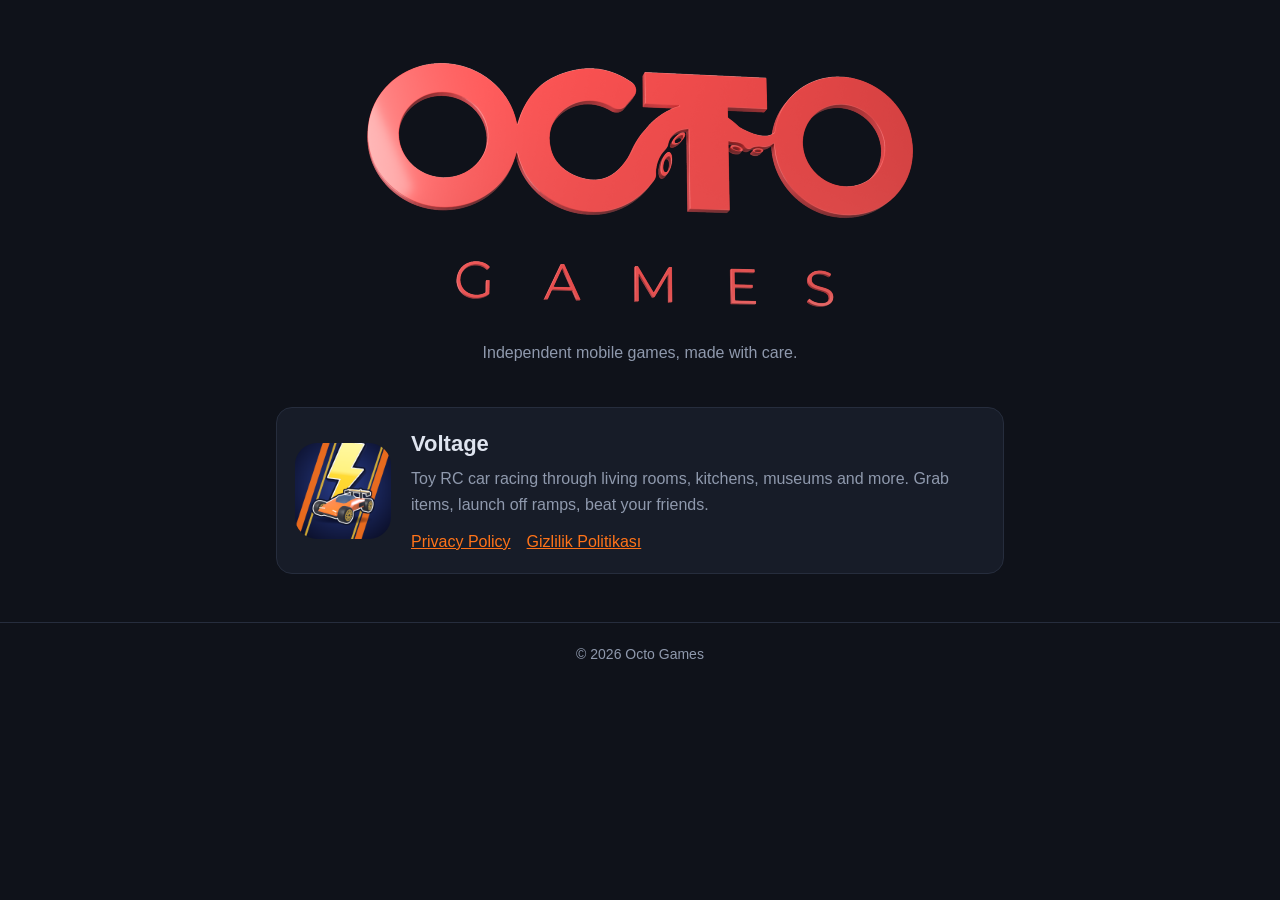
<file: index.html>
<!doctype html>
<html lang="en">
<head>
<meta charset="utf-8">
<meta name="viewport" content="width=device-width, initial-scale=1">
<title>Octo Games</title>
<meta name="description" content="Octo Games – independent mobile games. Voltage: toy RC car racing.">
<link rel="icon" href="assets/app_icon.png">
<link rel="stylesheet" href="assets/site.css">
</head>
<body>
<section class="hero">
  <img class="logo" src="assets/octo_logo.png" alt="Octo Games">
  <p>Independent mobile games, made with care.</p>
</section>

<section class="games">
  <div class="game">
    <img class="icon" src="assets/app_icon.png" alt="Voltage">
    <div>
      <h2>Voltage</h2>
      <p>Toy RC car racing through living rooms, kitchens, museums and more. Grab items, launch off ramps, beat your friends.</p>
      <div class="links">
        <!-- Play Store bağlantısı yayından sonra eklenecek -->
        <a href="voltage/privacy.html">Privacy Policy</a>
        <a href="voltage/privacy.html?lang=tr">Gizlilik Politikası</a>
      </div>
    </div>
  </div>
</section>

<footer class="foot">© 2026 Octo Games</footer>
</body>
</html>
</file>
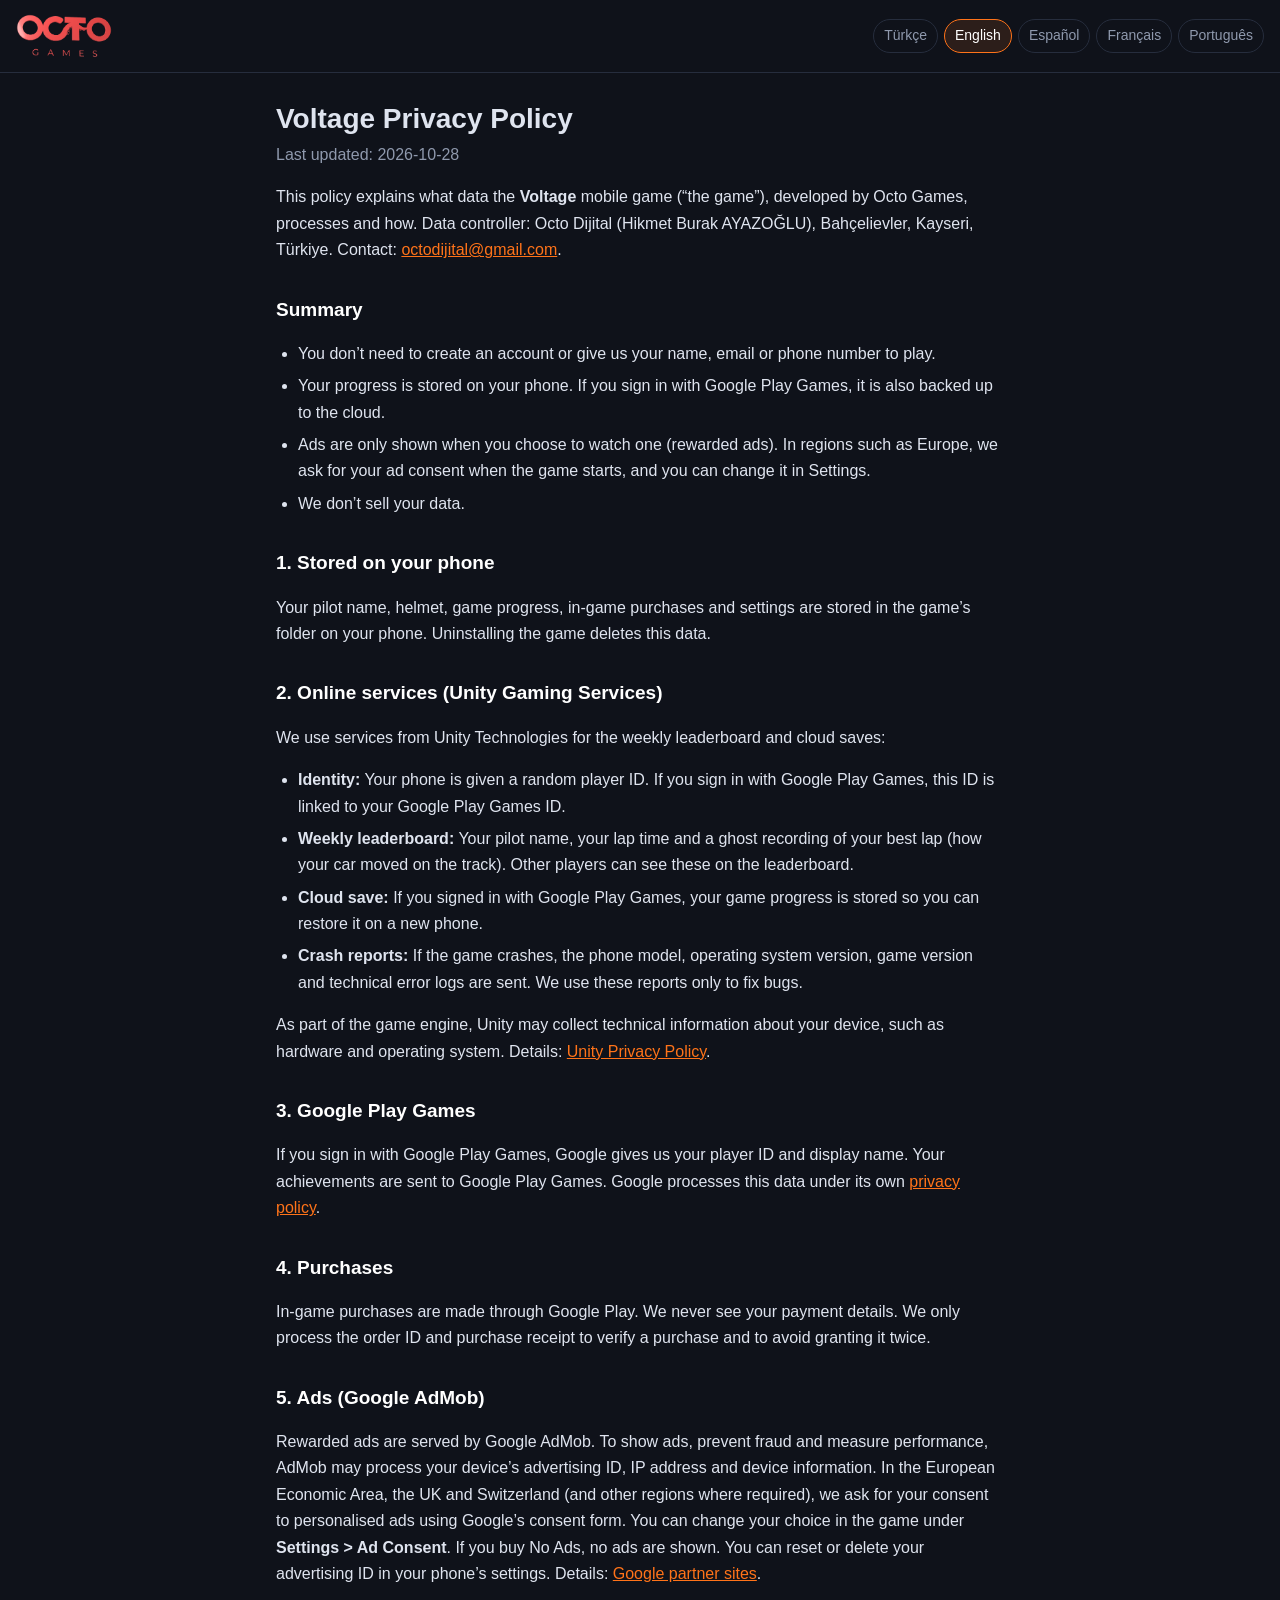
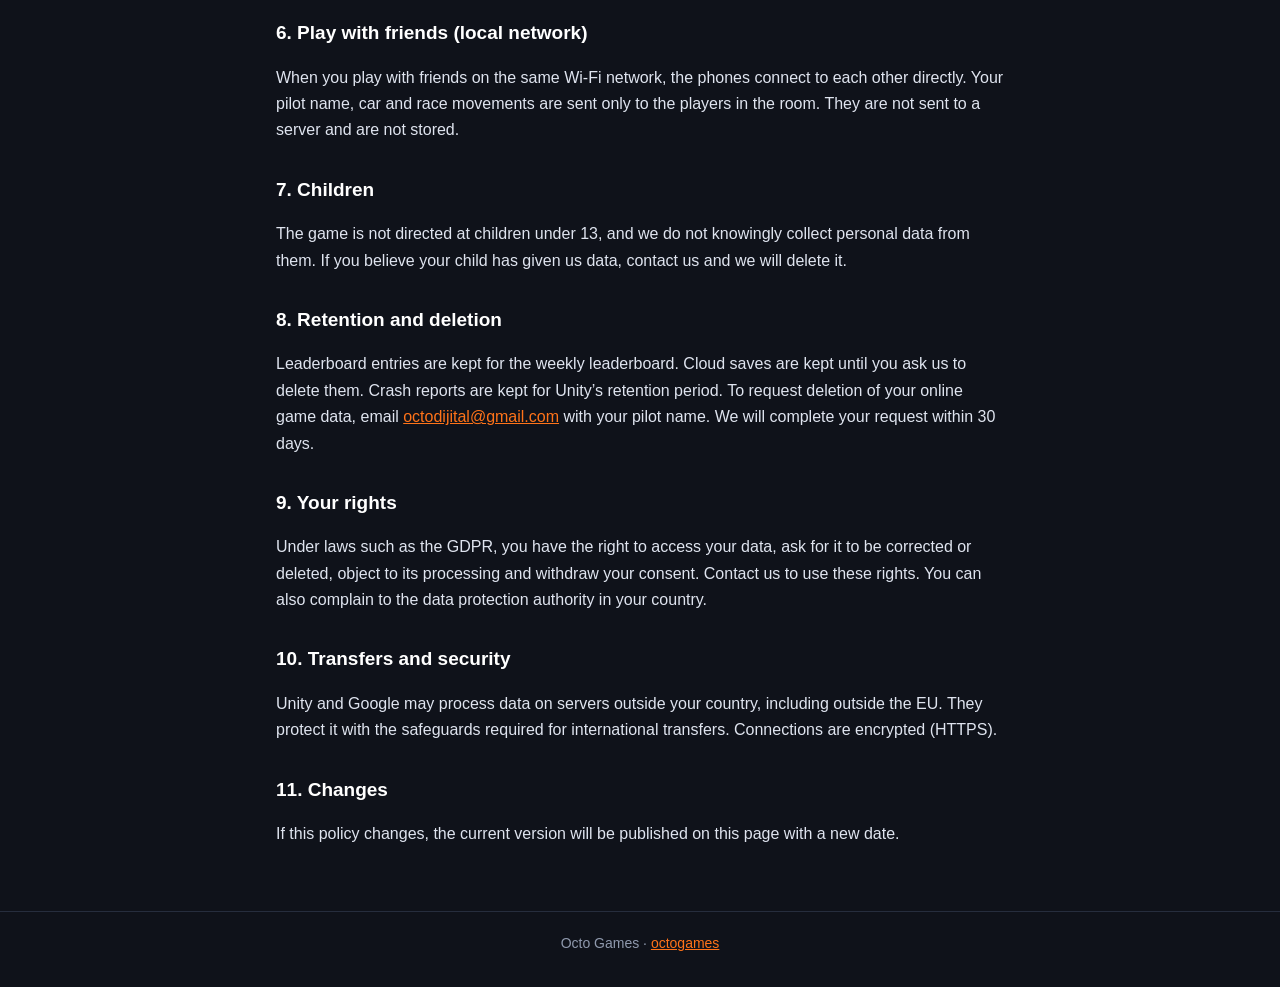
<file: voltage/privacy.html>
<!doctype html>
<html lang="tr">
<head>
<meta charset="utf-8">
<meta name="viewport" content="width=device-width, initial-scale=1">
<title>Voltage – Gizlilik Politikası / Privacy Policy</title>
<link rel="icon" href="../assets/app_icon.png">
<link rel="stylesheet" href="../assets/site.css">
<script>
  // ---- Tek yerden düzenlenir (yayından önce doldurun) ----
  const OWNER = "Octo Games";                 // Oyunun yayıncı (marka) adı
  const LEGAL = "Octo Dijital";               // Şahıs işletmesi unvanı (vergi levhasındaki gibi)
  const OWNER_PERSON = "Hikmet Burak AYAZOĞLU"; // İşletme sahibinin adı soyadı
  const ADDRESS = "Bahçelievler, Kayseri, Türkiye"; // İşletme adresi
  const EMAIL = "octodijital@gmail.com";      // Gizlilik ve destek e-postası
  const UPDATED = "2026-10-28";
</script>
</head>
<body>
<header class="top">
  <a class="brand" href="../index.html"><img src="../assets/octo_logo.png" alt="Octo Games"></a>
  <nav class="langs" id="langs">
    <a data-lang="tr" href="?lang=tr">Türkçe</a>
    <a data-lang="en" href="?lang=en">English</a>
    <a data-lang="es" href="?lang=es">Español</a>
    <a data-lang="fr" href="?lang=fr">Français</a>
    <a data-lang="pt" href="?lang=pt">Português</a>
  </nav>
</header>

<main class="doc">

<!-- ======================================================== TÜRKÇE -->
<article lang="tr">
<h1>Voltage Gizlilik Politikası</h1>
<p class="meta">Son güncelleme: <span class="updated"></span></p>
<p>Bu politika, <span class="owner"></span> tarafından geliştirilen <b>Voltage</b> mobil oyununun (“oyun”) hangi verileri nasıl işlediğini açıklar. Veri sorumlusu: <span class="owner-full"></span>. İletişim: <span class="email"></span>.</p>

<h2>Özet</h2>
<ul>
<li>Oyun için hesap açmanız, adınızı, e-postanızı ya da telefon numaranızı vermeniz gerekmez.</li>
<li>İlerlemeniz önce telefonunuzda saklanır. Google Play Oyunlar ile giriş yaparsanız buluta da yedeklenir.</li>
<li>Reklamlar yalnızca siz izlemeyi seçerseniz gösterilir (ödüllü reklam). Avrupa gibi bölgelerde reklam izninizi oyun açılırken sorarız ve Ayarlar’dan değiştirebilirsiniz.</li>
<li>Verilerinizi satmayız.</li>
</ul>

<h2>1. Telefonunuzda saklananlar</h2>
<p>Pilot adınız, seçtiğiniz kask, oyun ilerlemeniz, satın aldığınız oyun içi ürünler ve ayarlarınız telefonunuzdaki oyun klasöründe tutulur. Oyunu silerseniz bu kayıt da silinir.</p>

<h2>2. Çevrim içi hizmetler (Unity Gaming Services)</h2>
<p>Haftalık sıralama ve bulut kaydı için Unity Technologies’in hizmetlerini kullanırız:</p>
<ul>
<li><b>Kimlik:</b> Telefonunuza rastgele bir oyuncu kimliği atanır. Google Play Oyunlar ile giriş yaparsanız bu kimlik Google Play Oyunlar kimliğinize bağlanır.</li>
<li><b>Haftalık sıralama:</b> Pilot adınız, tur süreniz ve en iyi turunuzun hayalet kaydı (aracın pistteki hareketi). Bunları diğer oyuncular sıralamada görebilir.</li>
<li><b>Bulut kaydı:</b> Google Play Oyunlar ile giriş yaptıysanız oyun ilerlemeniz, telefon değiştirdiğinizde geri yüklenebilmesi için saklanır.</li>
<li><b>Hata raporları:</b> Oyun çökerse telefon modeli, işletim sistemi sürümü, oyun sürümü ve teknik hata kayıtları gönderilir. Bu raporlar yalnızca hataları düzeltmek için kullanılır.</li>
</ul>
<p>Unity, oyun motorunun bir parçası olarak cihazınızla ilgili teknik bilgileri (ör. donanım ve işletim sistemi) toplayabilir. Ayrıntılar: <a href="https://unity.com/legal/game-player-and-app-user-privacy-policy">Unity Gizlilik Politikası</a>.</p>

<h2>3. Google Play Oyunlar</h2>
<p>Google Play Oyunlar ile giriş yaparsanız, Google bize oyuncu kimliğinizi ve görünen adınızı sağlar. Başarımlarınız Google Play Oyunlar’a gönderilir. Bu verileri Google kendi <a href="https://policies.google.com/privacy">gizlilik politikasına</a> göre işler.</p>

<h2>4. Satın almalar</h2>
<p>Oyun içi satın almalar Google Play üzerinden yapılır. Ödeme bilgilerinizi biz görmeyiz. Satın almayı doğrulamak ve tekrar vermemek için yalnızca sipariş numarasını ve satın alma makbuzunu işleriz.</p>

<h2>5. Reklamlar (Google AdMob)</h2>
<p>Ödüllü reklamlar Google AdMob ile gösterilir. AdMob reklam göstermek, sahtekârlığı önlemek ve ölçüm yapmak için cihazınızın reklam kimliğini, IP adresini ve cihaz bilgilerini işleyebilir. Avrupa Ekonomik Alanı, Birleşik Krallık ve İsviçre’de (ve gereken diğer bölgelerde) kişiselleştirilmiş reklam için izninizi Google’ın izin penceresiyle isteriz. Kararınızı oyunda <b>Ayarlar &gt; Reklam İzni</b>’nden değiştirebilirsiniz. Reklamsız oyun satın alırsanız reklam gösterilmez. Reklam kimliğinizi telefonunuzun ayarlarından sıfırlayabilir ya da silebilirsiniz. Ayrıntılar: <a href="https://policies.google.com/technologies/partner-sites">Google iş ortağı siteleri</a>.</p>

<h2>6. Arkadaşla oyna (yerel ağ)</h2>
<p>Aynı Wi-Fi ağındaki arkadaşlarınızla oynarken telefonlar birbirine doğrudan bağlanır. Pilot adınız, aracınız ve yarış hareketleri yalnızca odadaki oyunculara gönderilir. Bir sunucuya gönderilmez ve saklanmaz.</p>

<h2>7. Çocuklar</h2>
<p>Oyun 13 yaşın altındaki çocuklara yönelik değildir ve onlardan bilerek kişisel veri toplamayız. Çocuğunuzun bize veri verdiğini düşünüyorsanız bize yazın, verileri sileriz.</p>

<h2>8. Saklama süresi ve silme</h2>
<p>Sıralama kayıtları haftalık sıralama için tutulur. Bulut kaydı siz silinmesini isteyene kadar saklanır. Hata raporları Unity’nin saklama süresi boyunca tutulur. Oyuna ait çevrim içi verilerinizin silinmesini istemek için <span class="email"></span> adresine yazın ve pilot adınızı belirtin. Talebinizi en geç 30 gün içinde yerine getiririz.</p>

<h2>9. Haklarınız</h2>
<p>KVKK ve GDPR gibi yasalar kapsamında verilerinize erişme, düzeltilmesini ya da silinmesini isteme, işlenmesine itiraz etme ve izninizi geri çekme haklarına sahipsiniz. Bu haklarınızı kullanmak için bize yazabilirsiniz. Ayrıca bulunduğunuz ülkenin veri koruma kurumuna şikâyette bulunabilirsiniz.</p>

<h2>10. Veri aktarımı ve güvenlik</h2>
<p>Unity ve Google verileri Türkiye ve AB dışındaki sunucularda da işleyebilir. Bu şirketler veriyi uluslararası aktarım için gerekli güvencelerle korur. Bağlantılar şifrelidir (HTTPS).</p>

<h2>11. Değişiklikler</h2>
<p>Bu politika değişirse güncel hâli bu sayfada yayımlanır ve tarih güncellenir.</p>
</article>

<!-- ======================================================== ENGLISH -->
<article lang="en">
<h1>Voltage Privacy Policy</h1>
<p class="meta">Last updated: <span class="updated"></span></p>
<p>This policy explains what data the <b>Voltage</b> mobile game (“the game”), developed by <span class="owner"></span>, processes and how. Data controller: <span class="owner-full"></span>. Contact: <span class="email"></span>.</p>

<h2>Summary</h2>
<ul>
<li>You don’t need to create an account or give us your name, email or phone number to play.</li>
<li>Your progress is stored on your phone. If you sign in with Google Play Games, it is also backed up to the cloud.</li>
<li>Ads are only shown when you choose to watch one (rewarded ads). In regions such as Europe, we ask for your ad consent when the game starts, and you can change it in Settings.</li>
<li>We don’t sell your data.</li>
</ul>

<h2>1. Stored on your phone</h2>
<p>Your pilot name, helmet, game progress, in-game purchases and settings are stored in the game’s folder on your phone. Uninstalling the game deletes this data.</p>

<h2>2. Online services (Unity Gaming Services)</h2>
<p>We use services from Unity Technologies for the weekly leaderboard and cloud saves:</p>
<ul>
<li><b>Identity:</b> Your phone is given a random player ID. If you sign in with Google Play Games, this ID is linked to your Google Play Games ID.</li>
<li><b>Weekly leaderboard:</b> Your pilot name, your lap time and a ghost recording of your best lap (how your car moved on the track). Other players can see these on the leaderboard.</li>
<li><b>Cloud save:</b> If you signed in with Google Play Games, your game progress is stored so you can restore it on a new phone.</li>
<li><b>Crash reports:</b> If the game crashes, the phone model, operating system version, game version and technical error logs are sent. We use these reports only to fix bugs.</li>
</ul>
<p>As part of the game engine, Unity may collect technical information about your device, such as hardware and operating system. Details: <a href="https://unity.com/legal/game-player-and-app-user-privacy-policy">Unity Privacy Policy</a>.</p>

<h2>3. Google Play Games</h2>
<p>If you sign in with Google Play Games, Google gives us your player ID and display name. Your achievements are sent to Google Play Games. Google processes this data under its own <a href="https://policies.google.com/privacy">privacy policy</a>.</p>

<h2>4. Purchases</h2>
<p>In-game purchases are made through Google Play. We never see your payment details. We only process the order ID and purchase receipt to verify a purchase and to avoid granting it twice.</p>

<h2>5. Ads (Google AdMob)</h2>
<p>Rewarded ads are served by Google AdMob. To show ads, prevent fraud and measure performance, AdMob may process your device’s advertising ID, IP address and device information. In the European Economic Area, the UK and Switzerland (and other regions where required), we ask for your consent to personalised ads using Google’s consent form. You can change your choice in the game under <b>Settings &gt; Ad Consent</b>. If you buy No Ads, no ads are shown. You can reset or delete your advertising ID in your phone’s settings. Details: <a href="https://policies.google.com/technologies/partner-sites">Google partner sites</a>.</p>

<h2>6. Play with friends (local network)</h2>
<p>When you play with friends on the same Wi-Fi network, the phones connect to each other directly. Your pilot name, car and race movements are sent only to the players in the room. They are not sent to a server and are not stored.</p>

<h2>7. Children</h2>
<p>The game is not directed at children under 13, and we do not knowingly collect personal data from them. If you believe your child has given us data, contact us and we will delete it.</p>

<h2>8. Retention and deletion</h2>
<p>Leaderboard entries are kept for the weekly leaderboard. Cloud saves are kept until you ask us to delete them. Crash reports are kept for Unity’s retention period. To request deletion of your online game data, email <span class="email"></span> with your pilot name. We will complete your request within 30 days.</p>

<h2>9. Your rights</h2>
<p>Under laws such as the GDPR, you have the right to access your data, ask for it to be corrected or deleted, object to its processing and withdraw your consent. Contact us to use these rights. You can also complain to the data protection authority in your country.</p>

<h2>10. Transfers and security</h2>
<p>Unity and Google may process data on servers outside your country, including outside the EU. They protect it with the safeguards required for international transfers. Connections are encrypted (HTTPS).</p>

<h2>11. Changes</h2>
<p>If this policy changes, the current version will be published on this page with a new date.</p>
</article>

<!-- ======================================================== ESPAÑOL -->
<article lang="es">
<h1>Política de privacidad de Voltage</h1>
<p class="meta">Última actualización: <span class="updated"></span></p>
<p>Esta política explica qué datos trata el juego para móviles <b>Voltage</b> (“el juego”), desarrollado por <span class="owner"></span>, y cómo lo hace. Responsable del tratamiento: <span class="owner-full"></span>. Contacto: <span class="email"></span>.</p>

<h2>Resumen</h2>
<ul>
<li>No necesitas crear una cuenta ni darnos tu nombre, correo electrónico o número de teléfono para jugar.</li>
<li>Tu progreso se guarda en tu teléfono. Si inicias sesión con Google Play Juegos, también se guarda una copia en la nube.</li>
<li>Los anuncios solo se muestran si eliges verlos (anuncios con recompensa). En regiones como Europa te pedimos tu consentimiento al iniciar el juego, y puedes cambiarlo en Ajustes.</li>
<li>No vendemos tus datos.</li>
</ul>

<h2>1. Datos guardados en tu teléfono</h2>
<p>Tu nombre de piloto, tu casco, tu progreso, tus compras dentro del juego y tus ajustes se guardan en la carpeta del juego en tu teléfono. Si desinstalas el juego, estos datos se borran.</p>

<h2>2. Servicios en línea (Unity Gaming Services)</h2>
<p>Usamos servicios de Unity Technologies para la clasificación semanal y el guardado en la nube:</p>
<ul>
<li><b>Identidad:</b> Tu teléfono recibe un ID de jugador aleatorio. Si inicias sesión con Google Play Juegos, este ID se vincula a tu ID de Google Play Juegos.</li>
<li><b>Clasificación semanal:</b> Tu nombre de piloto, tu tiempo de vuelta y una grabación fantasma de tu mejor vuelta (cómo se movió tu coche en la pista). Otros jugadores pueden verlos en la clasificación.</li>
<li><b>Guardado en la nube:</b> Si iniciaste sesión con Google Play Juegos, se guarda tu progreso para que puedas recuperarlo en un teléfono nuevo.</li>
<li><b>Informes de errores:</b> Si el juego se cierra por un error, se envían el modelo del teléfono, la versión del sistema operativo, la versión del juego y registros técnicos del error. Solo los usamos para corregir fallos.</li>
</ul>
<p>Como parte del motor del juego, Unity puede recopilar información técnica sobre tu dispositivo, como el hardware y el sistema operativo. Más información: <a href="https://unity.com/legal/game-player-and-app-user-privacy-policy">Política de privacidad de Unity</a>.</p>

<h2>3. Google Play Juegos</h2>
<p>Si inicias sesión con Google Play Juegos, Google nos proporciona tu ID de jugador y tu nombre visible. Tus logros se envían a Google Play Juegos. Google trata estos datos según su propia <a href="https://policies.google.com/privacy">política de privacidad</a>.</p>

<h2>4. Compras</h2>
<p>Las compras dentro del juego se realizan a través de Google Play. Nunca vemos tus datos de pago. Solo tratamos el número de pedido y el recibo de compra para verificar la compra y no entregarla dos veces.</p>

<h2>5. Anuncios (Google AdMob)</h2>
<p>Los anuncios con recompensa los sirve Google AdMob. Para mostrar anuncios, prevenir el fraude y medir resultados, AdMob puede tratar el ID de publicidad de tu dispositivo, tu dirección IP y datos del dispositivo. En el Espacio Económico Europeo, el Reino Unido y Suiza (y en otras regiones donde sea obligatorio), te pedimos tu consentimiento para anuncios personalizados con el formulario de Google. Puedes cambiar tu decisión en el juego, en <b>Ajustes &gt; Permiso de anuncios</b>. Si compras Sin anuncios, no se muestran anuncios. Puedes restablecer o eliminar tu ID de publicidad en los ajustes del teléfono. Más información: <a href="https://policies.google.com/technologies/partner-sites">sitios de socios de Google</a>.</p>

<h2>6. Jugar con amigos (red local)</h2>
<p>Cuando juegas con amigos en la misma red Wi-Fi, los teléfonos se conectan entre sí directamente. Tu nombre de piloto, tu coche y tus movimientos en la carrera solo se envían a los jugadores de la sala. No se envían a ningún servidor ni se guardan.</p>

<h2>7. Menores</h2>
<p>El juego no está dirigido a menores de 13 años y no recopilamos a sabiendas datos personales de ellos. Si crees que tu hijo nos ha dado datos, escríbenos y los borraremos.</p>

<h2>8. Conservación y eliminación</h2>
<p>Las entradas de la clasificación se conservan para la clasificación semanal. El guardado en la nube se conserva hasta que nos pidas borrarlo. Los informes de errores se conservan durante el plazo de Unity. Para solicitar que borremos tus datos en línea del juego, escribe a <span class="email"></span> indicando tu nombre de piloto. Atenderemos tu solicitud en un plazo máximo de 30 días.</p>

<h2>9. Tus derechos</h2>
<p>Según leyes como el RGPD, tienes derecho a acceder a tus datos, pedir que se corrijan o borren, oponerte a su tratamiento y retirar tu consentimiento. Escríbenos para ejercer estos derechos. También puedes reclamar ante la autoridad de protección de datos de tu país.</p>

<h2>10. Transferencias y seguridad</h2>
<p>Unity y Google pueden tratar datos en servidores fuera de tu país, incluso fuera de la UE. Los protegen con las garantías exigidas para transferencias internacionales. Las conexiones están cifradas (HTTPS).</p>

<h2>11. Cambios</h2>
<p>Si esta política cambia, publicaremos la versión actual en esta página con una nueva fecha.</p>
</article>

<!-- ======================================================== FRANÇAIS -->
<article lang="fr">
<h1>Politique de confidentialité de Voltage</h1>
<p class="meta">Dernière mise à jour : <span class="updated"></span></p>
<p>Cette politique explique quelles données le jeu mobile <b>Voltage</b> (« le jeu »), développé par <span class="owner"></span>, traite et comment. Responsable du traitement : <span class="owner-full"></span>. Contact : <span class="email"></span>.</p>

<h2>En bref</h2>
<ul>
<li>Pour jouer, tu n’as pas besoin de créer de compte ni de nous donner ton nom, ton e-mail ou ton numéro de téléphone.</li>
<li>Ta progression est enregistrée sur ton téléphone. Si tu te connectes avec Google Play Jeux, elle est aussi sauvegardée dans le cloud.</li>
<li>Les pubs ne s’affichent que si tu choisis d’en regarder une (pubs avec récompense). Dans certaines régions comme l’Europe, nous te demandons ton consentement au lancement du jeu, et tu peux le modifier dans les Options.</li>
<li>Nous ne vendons pas tes données.</li>
</ul>

<h2>1. Données enregistrées sur ton téléphone</h2>
<p>Ton nom de pilote, ton casque, ta progression, tes achats dans le jeu et tes réglages sont enregistrés dans le dossier du jeu sur ton téléphone. Si tu désinstalles le jeu, ces données sont supprimées.</p>

<h2>2. Services en ligne (Unity Gaming Services)</h2>
<p>Nous utilisons les services d’Unity Technologies pour le classement hebdomadaire et la sauvegarde dans le cloud :</p>
<ul>
<li><b>Identifiant :</b> ton téléphone reçoit un identifiant de joueur aléatoire. Si tu te connectes avec Google Play Jeux, cet identifiant est associé à ton identifiant Google Play Jeux.</li>
<li><b>Classement hebdomadaire :</b> ton nom de pilote, ton temps au tour et un enregistrement fantôme de ton meilleur tour (les mouvements de ta voiture sur la piste). Les autres joueurs peuvent les voir dans le classement.</li>
<li><b>Sauvegarde dans le cloud :</b> si tu t’es connecté avec Google Play Jeux, ta progression est conservée pour que tu puisses la récupérer sur un nouveau téléphone.</li>
<li><b>Rapports de plantage :</b> si le jeu plante, le modèle du téléphone, la version du système, la version du jeu et des journaux techniques sont envoyés. Nous les utilisons uniquement pour corriger les bugs.</li>
</ul>
<p>En tant que moteur du jeu, Unity peut collecter des informations techniques sur ton appareil, comme le matériel et le système d’exploitation. Détails : <a href="https://unity.com/legal/game-player-and-app-user-privacy-policy">Politique de confidentialité d’Unity</a>.</p>

<h2>3. Google Play Jeux</h2>
<p>Si tu te connectes avec Google Play Jeux, Google nous transmet ton identifiant de joueur et ton nom affiché. Tes succès sont envoyés à Google Play Jeux. Google traite ces données selon sa propre <a href="https://policies.google.com/privacy">politique de confidentialité</a>.</p>

<h2>4. Achats</h2>
<p>Les achats dans le jeu se font via Google Play. Nous ne voyons jamais tes informations de paiement. Nous traitons uniquement le numéro de commande et le reçu d’achat pour vérifier l’achat et ne pas l’attribuer deux fois.</p>

<h2>5. Publicités (Google AdMob)</h2>
<p>Les pubs avec récompense sont diffusées par Google AdMob. Pour afficher des pubs, lutter contre la fraude et mesurer les performances, AdMob peut traiter l’identifiant publicitaire de ton appareil, ton adresse IP et des informations sur l’appareil. Dans l’Espace économique européen, au Royaume-Uni et en Suisse (et dans les autres régions où c’est obligatoire), nous te demandons ton consentement aux pubs personnalisées via le formulaire de Google. Tu peux modifier ton choix dans le jeu, dans <b>Options &gt; Consentement pubs</b>. Si tu achètes Sans pubs, aucune pub n’est affichée. Tu peux réinitialiser ou supprimer ton identifiant publicitaire dans les réglages du téléphone. Détails : <a href="https://policies.google.com/technologies/partner-sites">sites partenaires de Google</a>.</p>

<h2>6. Jouer entre amis (réseau local)</h2>
<p>Quand tu joues avec des amis sur le même réseau Wi-Fi, les téléphones se connectent directement entre eux. Ton nom de pilote, ta voiture et tes mouvements en course sont envoyés uniquement aux joueurs du salon. Ils ne sont ni envoyés à un serveur ni conservés.</p>

<h2>7. Enfants</h2>
<p>Le jeu ne s’adresse pas aux enfants de moins de 13 ans et nous ne collectons pas sciemment de données personnelles les concernant. Si tu penses que ton enfant nous a transmis des données, contacte-nous et nous les supprimerons.</p>

<h2>8. Conservation et suppression</h2>
<p>Les entrées du classement sont conservées pour le classement hebdomadaire. La sauvegarde dans le cloud est conservée jusqu’à ce que tu demandes sa suppression. Les rapports de plantage sont conservés pendant la durée prévue par Unity. Pour demander la suppression de tes données de jeu en ligne, écris à <span class="email"></span> en indiquant ton nom de pilote. Nous traiterons ta demande sous 30 jours au plus.</p>

<h2>9. Tes droits</h2>
<p>En vertu de lois comme le RGPD, tu as le droit d’accéder à tes données, d’en demander la rectification ou la suppression, de t’opposer à leur traitement et de retirer ton consentement. Contacte-nous pour exercer ces droits. Tu peux aussi déposer une réclamation auprès de l’autorité de protection des données de ton pays (en France, la CNIL).</p>

<h2>10. Transferts et sécurité</h2>
<p>Unity et Google peuvent traiter des données sur des serveurs situés hors de ton pays, y compris hors de l’UE. Ils les protègent avec les garanties requises pour les transferts internationaux. Les connexions sont chiffrées (HTTPS).</p>

<h2>11. Modifications</h2>
<p>Si cette politique change, la version à jour sera publiée sur cette page avec une nouvelle date.</p>
</article>

<!-- ======================================================== PORTUGUÊS -->
<article lang="pt">
<h1>Política de Privacidade do Voltage</h1>
<p class="meta">Última atualização: <span class="updated"></span></p>
<p>Esta política explica quais dados o jogo para celular <b>Voltage</b> (“o jogo”), desenvolvido pela <span class="owner"></span>, trata e como. Controlador dos dados: <span class="owner-full"></span>. Contato: <span class="email"></span>.</p>

<h2>Resumo</h2>
<ul>
<li>Você não precisa criar uma conta nem nos informar seu nome, e-mail ou número de telefone para jogar.</li>
<li>Seu progresso fica salvo no seu celular. Se você entrar com o Google Play Games, ele também é salvo na nuvem.</li>
<li>Os anúncios só aparecem quando você escolhe assistir a um (anúncios premiados). Em regiões como a Europa, pedimos seu consentimento quando o jogo abre, e você pode mudá-lo em Ajustes.</li>
<li>Não vendemos seus dados.</li>
</ul>

<h2>1. Dados salvos no seu celular</h2>
<p>Seu nome de piloto, capacete, progresso, compras no jogo e configurações ficam salvos na pasta do jogo no seu celular. Se você desinstalar o jogo, esses dados são apagados.</p>

<h2>2. Serviços on-line (Unity Gaming Services)</h2>
<p>Usamos serviços da Unity Technologies para o ranking semanal e para salvar na nuvem:</p>
<ul>
<li><b>Identificação:</b> seu celular recebe um ID de jogador aleatório. Se você entrar com o Google Play Games, esse ID é vinculado ao seu ID do Google Play Games.</li>
<li><b>Ranking semanal:</b> seu nome de piloto, seu tempo de volta e uma gravação fantasma da sua melhor volta (como seu carro se moveu na pista). Outros jogadores podem ver esses dados no ranking.</li>
<li><b>Salvamento na nuvem:</b> se você entrou com o Google Play Games, seu progresso é guardado para que você possa recuperá-lo em um celular novo.</li>
<li><b>Relatórios de falhas:</b> se o jogo travar, são enviados o modelo do celular, a versão do sistema operacional, a versão do jogo e registros técnicos do erro. Usamos esses relatórios apenas para corrigir problemas.</li>
</ul>
<p>Como parte do motor do jogo, a Unity pode coletar informações técnicas sobre o seu aparelho, como hardware e sistema operacional. Detalhes: <a href="https://unity.com/legal/game-player-and-app-user-privacy-policy">Política de Privacidade da Unity</a>.</p>

<h2>3. Google Play Games</h2>
<p>Se você entrar com o Google Play Games, o Google nos fornece seu ID de jogador e seu nome de exibição. Suas conquistas são enviadas ao Google Play Games. O Google trata esses dados conforme a própria <a href="https://policies.google.com/privacy">política de privacidade</a>.</p>

<h2>4. Compras</h2>
<p>As compras no jogo são feitas pelo Google Play. Nunca vemos seus dados de pagamento. Tratamos apenas o número do pedido e o recibo da compra para verificar a compra e não entregá-la duas vezes.</p>

<h2>5. Anúncios (Google AdMob)</h2>
<p>Os anúncios premiados são exibidos pelo Google AdMob. Para exibir anúncios, evitar fraudes e medir resultados, o AdMob pode tratar o ID de publicidade do seu aparelho, seu endereço IP e informações do aparelho. No Espaço Econômico Europeu, no Reino Unido e na Suíça (e em outras regiões onde for exigido), pedimos seu consentimento para anúncios personalizados com o formulário do Google. Você pode mudar sua escolha no jogo em <b>Ajustes &gt; Permissão de anúncios</b>. Se você comprar Sem anúncios, nenhum anúncio é exibido. Você pode redefinir ou excluir seu ID de publicidade nas configurações do celular. Detalhes: <a href="https://policies.google.com/technologies/partner-sites">sites de parceiros do Google</a>.</p>

<h2>6. Jogar com amigos (rede local)</h2>
<p>Quando você joga com amigos na mesma rede Wi-Fi, os celulares se conectam diretamente. Seu nome de piloto, seu carro e seus movimentos na corrida são enviados apenas aos jogadores da sala. Eles não são enviados a nenhum servidor nem guardados.</p>

<h2>7. Crianças</h2>
<p>O jogo não é direcionado a crianças menores de 13 anos, e não coletamos intencionalmente dados pessoais delas. Se você acredita que seu filho nos forneceu dados, fale conosco e vamos apagá-los.</p>

<h2>8. Retenção e exclusão</h2>
<p>As entradas do ranking são mantidas para o ranking semanal. O salvamento na nuvem é mantido até você pedir a exclusão. Os relatórios de falhas são mantidos pelo prazo da Unity. Para pedir a exclusão dos seus dados on-line do jogo, escreva para <span class="email"></span> informando seu nome de piloto. Atenderemos seu pedido em até 30 dias.</p>

<h2>9. Seus direitos</h2>
<p>Pela LGPD e por leis como o RGPD, você tem direito de acessar seus dados, pedir correção ou exclusão, se opor ao tratamento e revogar seu consentimento. Fale conosco para exercer esses direitos. Você também pode reclamar à autoridade de proteção de dados do seu país (no Brasil, a ANPD).</p>

<h2>10. Transferências e segurança</h2>
<p>A Unity e o Google podem tratar dados em servidores fora do seu país. Eles protegem esses dados com as garantias exigidas para transferências internacionais. As conexões são criptografadas (HTTPS).</p>

<h2>11. Alterações</h2>
<p>Se esta política mudar, a versão atual será publicada nesta página com uma nova data.</p>
</article>

</main>

<footer class="foot"><span class="owner"></span> · <a href="../index.html">octogames</a></footer>

<script>
  const missing = { tr: "[eklenecek]", en: "[to be added]", es: "[pendiente]", fr: "[à compléter]", pt: "[a definir]" };
  const langs = ["tr", "en", "es", "fr", "pt"];
  const param = new URLSearchParams(location.search).get("lang");
  const browser = (navigator.language || "en").slice(0, 2).toLowerCase();
  const lang = langs.includes(param) ? param : langs.includes(browser) ? browser : "en";
  document.documentElement.lang = lang;
  document.querySelectorAll("article").forEach(a => a.hidden = a.lang !== lang);
  document.querySelectorAll("#langs a").forEach(a => a.classList.toggle("on", a.dataset.lang === lang));
  const fill = (cls, text) => document.querySelectorAll("." + cls).forEach(e => {
    const art = e.closest("article");
    e.textContent = text || missing[art ? art.lang : lang];
  });
  fill("owner", OWNER);
  fill("owner-full", [LEGAL + (OWNER_PERSON ? " (" + OWNER_PERSON + ")" : ""), ADDRESS].filter(Boolean).join(", "));
  fill("updated", UPDATED);
  document.querySelectorAll(".email").forEach(e => {
    if (!EMAIL) { const art = e.closest("article"); e.textContent = missing[art ? art.lang : lang]; return; }
    const link = document.createElement("a");
    link.href = "mailto:" + EMAIL;
    link.textContent = EMAIL;
    e.replaceWith(link);
  });
</script>
</body>
</html>
</file>
<file: assets/site.css>
:root {
  --bg: #0f121a;
  --panel: #171c28;
  --text: #dfe4ef;
  --muted: #8f99ad;
  --accent: #ff7319;
  --line: #262d3d;
}
* { box-sizing: border-box; }
html { -webkit-text-size-adjust: 100%; }
body {
  margin: 0;
  background: var(--bg);
  color: var(--text);
  font: 16px/1.65 "Segoe UI", Roboto, "Helvetica Neue", Arial, sans-serif;
}
a { color: var(--accent); }
img { max-width: 100%; height: auto; }

.top {
  display: flex;
  align-items: center;
  justify-content: space-between;
  flex-wrap: wrap;
  gap: 12px 20px;
  padding: 14px 16px;
  border-bottom: 1px solid var(--line);
}
.brand img { height: 44px; width: auto; display: block; }
.langs { display: flex; flex-wrap: wrap; gap: 6px; }
.langs a {
  color: var(--muted);
  text-decoration: none;
  padding: 4px 10px;
  border-radius: 999px;
  border: 1px solid var(--line);
  font-size: 14px;
}
.langs a.on { color: #fff; border-color: var(--accent); background: rgba(255, 115, 25, 0.12); }

.doc { max-width: 760px; margin: 0 auto; padding: 28px 16px 48px; }
.doc h1 { font-size: 28px; line-height: 1.25; margin: 0 0 6px; }
.doc h2 { font-size: 19px; margin: 30px 0 8px; color: #fff; }
.doc .meta { color: var(--muted); margin-top: 0; }
.doc ul { padding-left: 22px; }
.doc li { margin: 6px 0; }

.hero { text-align: center; padding: 56px 16px 24px; }
.hero .logo { width: min(560px, 100%); }
.hero p { color: var(--muted); max-width: 620px; margin: 18px auto 0; }
.games { max-width: 760px; margin: 0 auto; padding: 16px 16px 48px; }
.game {
  display: flex;
  gap: 20px;
  align-items: center;
  background: var(--panel);
  border: 1px solid var(--line);
  border-radius: 16px;
  padding: 18px;
}
.game .icon { width: 96px; height: 96px; border-radius: 22px; flex-shrink: 0; }
.game h2 { margin: 0 0 4px; font-size: 22px; }
.game p { margin: 0 0 10px; color: var(--muted); }
.game .links { display: flex; flex-wrap: wrap; gap: 8px 16px; }
@media (max-width: 480px) {
  .game { flex-direction: column; text-align: center; }
  .game .links { justify-content: center; }
}

.foot {
  text-align: center;
  color: var(--muted);
  font-size: 14px;
  padding: 20px 16px 32px;
  border-top: 1px solid var(--line);
}
</file>
